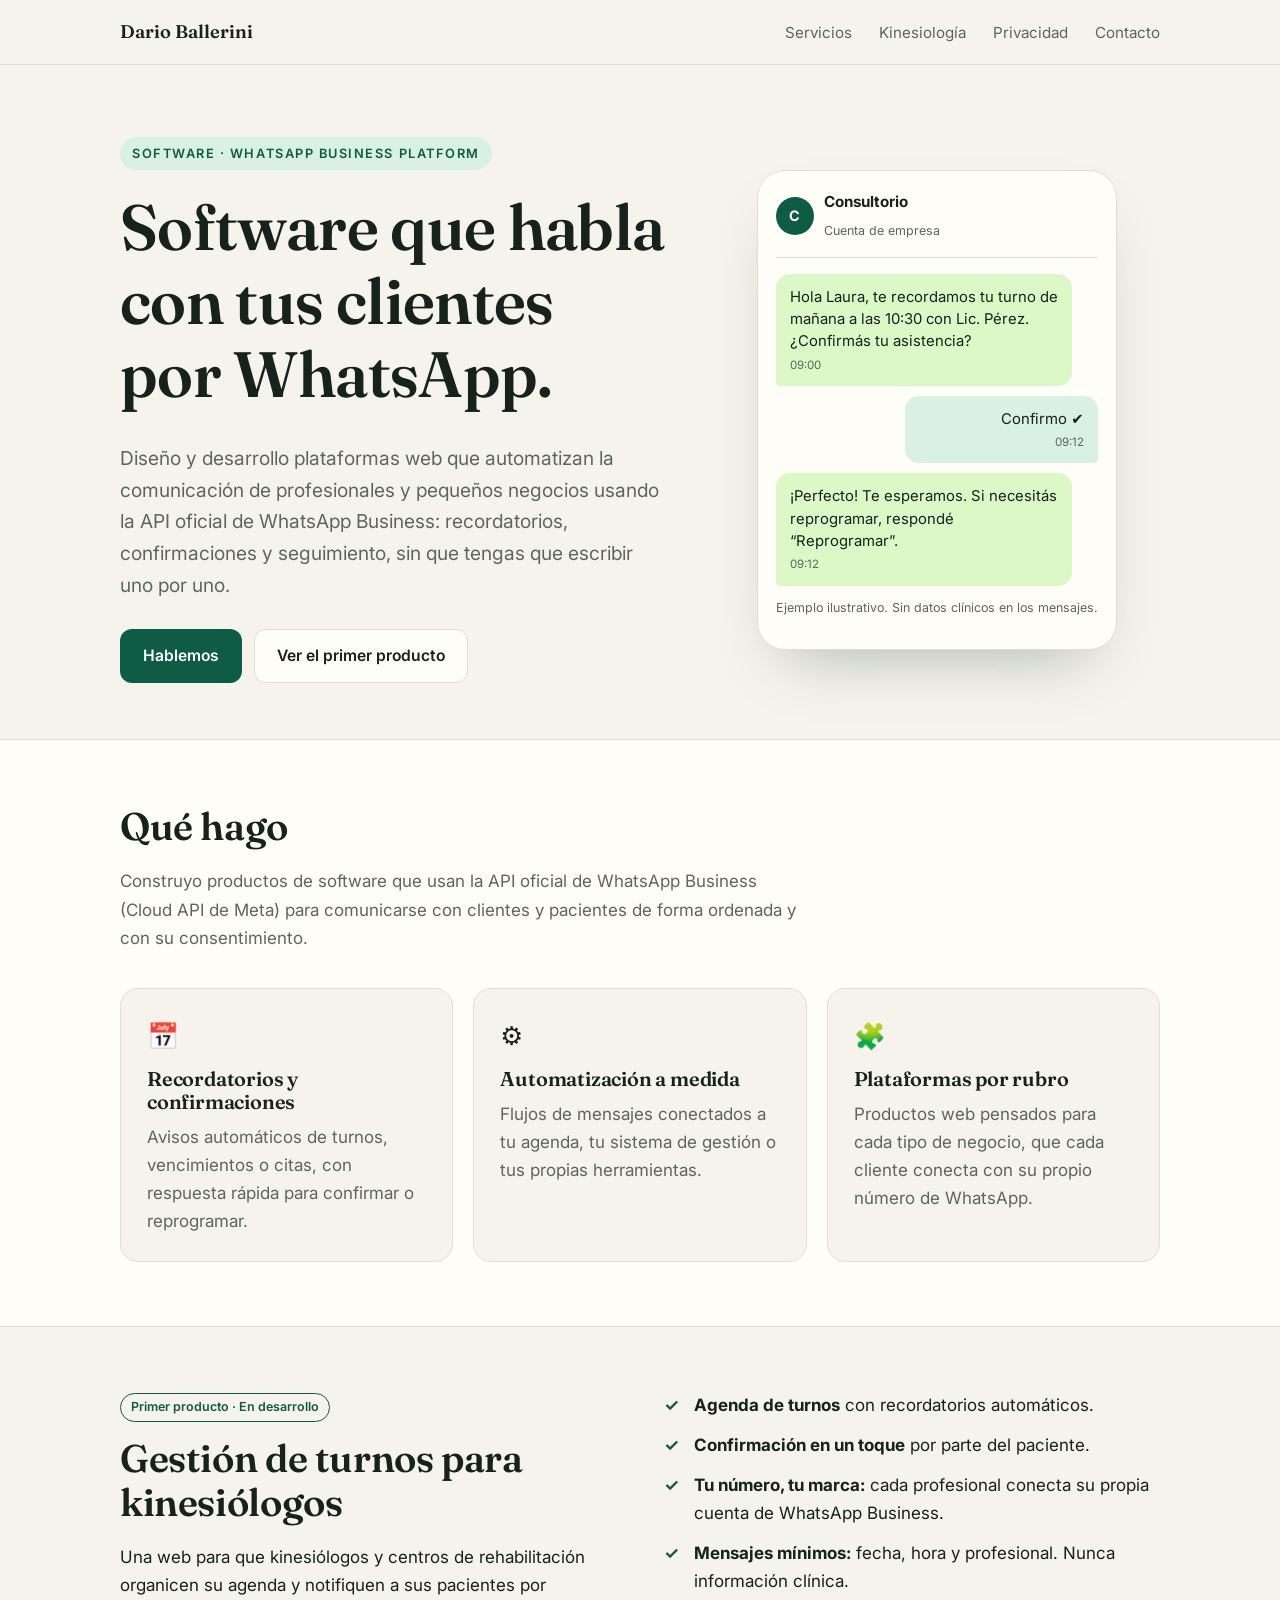
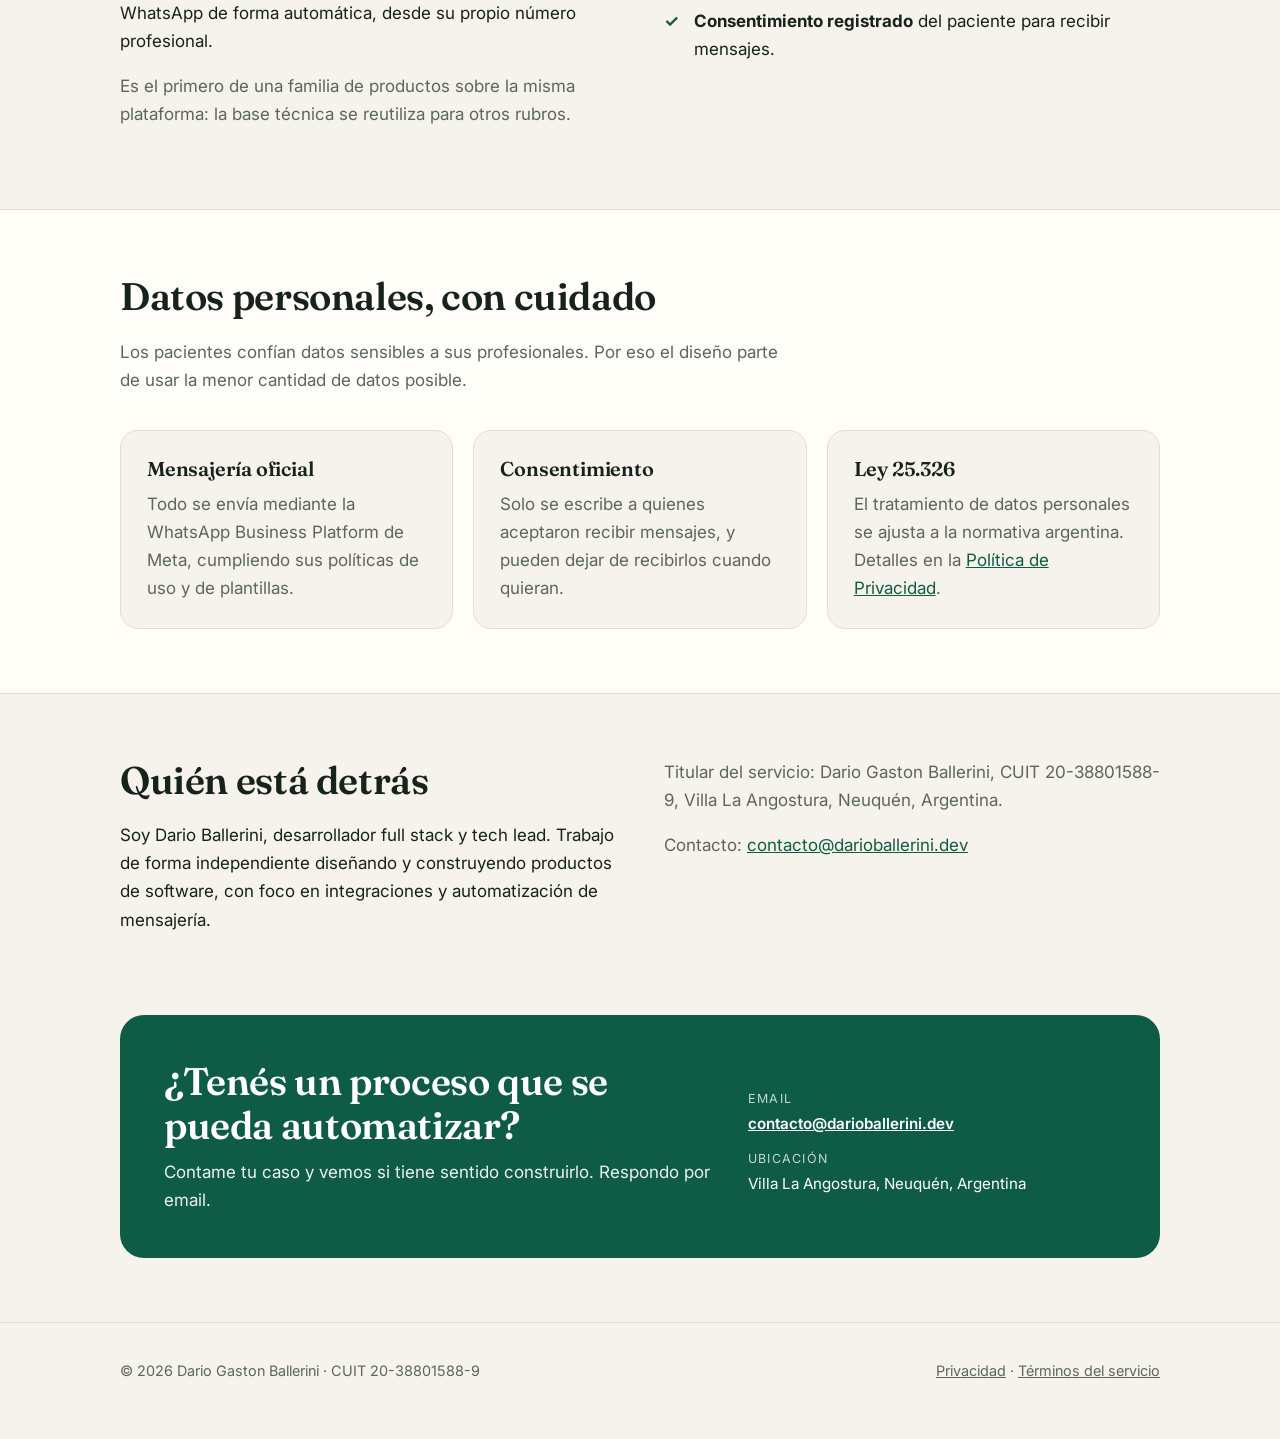
<file: index.html>
<!doctype html>
<html lang="es">
<head>
<meta charset="utf-8">
<meta name="viewport" content="width=device-width, initial-scale=1">
<title>Dario Ballerini · Software con mensajería de WhatsApp</title>
<meta name="description" content="Desarrollo de software y automatización con la API oficial de WhatsApp Business para profesionales y empresas: recordatorios, confirmaciones y atención automatizada.">
<link rel="preconnect" href="https://fonts.googleapis.com">
<link rel="preconnect" href="https://fonts.gstatic.com" crossorigin>
<link href="https://fonts.googleapis.com/css2?family=Fraunces:opsz,wght@9..144,500;9..144,600&family=Inter:wght@400;500;600&display=swap" rel="stylesheet">
<link rel="icon" href="./favicon.svg" type="image/svg+xml">
<link rel="icon" href="./favicon-32x32.png" sizes="32x32">
<link rel="apple-touch-icon" href="./apple-touch-icon.png" sizes="180x180">
<link rel="stylesheet" href="styles.css">
</head>
<body>

<header class="site">
  <div class="wrap">
    <a class="brand" href="#inicio">Dario Ballerini</a>
    <nav>
      <a class="hide-sm" href="#servicios">Servicios</a>
      <a class="hide-sm" href="#kinesiologia">Kinesiología</a>
      <a class="hide-sm" href="#privacidad">Privacidad</a>
      <a href="#contacto">Contacto</a>
    </nav>
  </div>
</header>

<main id="inicio">

  <section class="hero">
    <div class="wrap grid">
      <div>
        <span class="eyebrow">Software · WhatsApp Business Platform</span>
        <h1>Software que habla con tus clientes por WhatsApp.</h1>
        <p class="lead">Diseño y desarrollo plataformas web que automatizan la comunicación de profesionales y pequeños negocios usando la API oficial de WhatsApp Business: recordatorios, confirmaciones y seguimiento, sin que tengas que escribir uno por uno.</p>
        <div class="cta">
          <a class="btn primary" href="#contacto">Hablemos</a>
          <a class="btn ghost" href="#kinesiologia">Ver el primer producto</a>
        </div>
      </div>

      <div>
        <div class="phone" aria-label="Ejemplo de recordatorio de turno por WhatsApp">
          <div class="top">
            <div class="avatar">C</div>
            <div><b>Consultorio</b><span>Cuenta de empresa</span></div>
          </div>
          <div class="bubble">Hola Laura, te recordamos tu turno de mañana a las 10:30 con Lic. Pérez. ¿Confirmás tu asistencia?<small>09:00</small></div>
          <div class="bubble me">Confirmo ✔<small>09:12</small></div>
          <div class="bubble">¡Perfecto! Te esperamos. Si necesitás reprogramar, respondé “Reprogramar”.<small>09:12</small></div>
          <p class="note">Ejemplo ilustrativo. Sin datos clínicos en los mensajes.</p>
        </div>
      </div>
    </div>
  </section>

  <section id="servicios" class="alt">
    <div class="wrap">
      <div class="sec-head">
        <h2>Qué hago</h2>
        <p>Construyo productos de software que usan la API oficial de WhatsApp Business (Cloud API de Meta) para comunicarse con clientes y pacientes de forma ordenada y con su consentimiento.</p>
      </div>
      <div class="cards">
        <div class="card">
          <div class="ico">📅</div>
          <h3>Recordatorios y confirmaciones</h3>
          <p>Avisos automáticos de turnos, vencimientos o citas, con respuesta rápida para confirmar o reprogramar.</p>
        </div>
        <div class="card">
          <div class="ico">⚙️</div>
          <h3>Automatización a medida</h3>
          <p>Flujos de mensajes conectados a tu agenda, tu sistema de gestión o tus propias herramientas.</p>
        </div>
        <div class="card">
          <div class="ico">🧩</div>
          <h3>Plataformas por rubro</h3>
          <p>Productos web pensados para cada tipo de negocio, que cada cliente conecta con su propio número de WhatsApp.</p>
        </div>
      </div>
    </div>
  </section>

  <section id="kinesiologia">
    <div class="wrap two">
      <div>
        <span class="tag">Primer producto · En desarrollo</span>
        <h2>Gestión de turnos para kinesiólogos</h2>
        <p>Una web para que kinesiólogos y centros de rehabilitación organicen su agenda y notifiquen a sus pacientes por WhatsApp de forma automática, desde su propio número profesional.</p>
        <p style="color:var(--muted)">Es el primero de una familia de productos sobre la misma plataforma: la base técnica se reutiliza para otros rubros.</p>
      </div>
      <div>
        <ul class="checks">
          <li><b>Agenda de turnos</b> con recordatorios automáticos.</li>
          <li><b>Confirmación en un toque</b> por parte del paciente.</li>
          <li><b>Tu número, tu marca:</b> cada profesional conecta su propia cuenta de WhatsApp Business.</li>
          <li><b>Mensajes mínimos:</b> fecha, hora y profesional. Nunca información clínica.</li>
          <li><b>Consentimiento registrado</b> del paciente para recibir mensajes.</li>
        </ul>
      </div>
    </div>
  </section>

  <section id="privacidad" class="alt">
    <div class="wrap">
      <div class="sec-head">
        <h2>Datos personales, con cuidado</h2>
        <p>Los pacientes confían datos sensibles a sus profesionales. Por eso el diseño parte de usar la menor cantidad de datos posible.</p>
      </div>
      <div class="cards">
        <div class="card">
          <h3>Mensajería oficial</h3>
          <p>Todo se envía mediante la WhatsApp Business Platform de Meta, cumpliendo sus políticas de uso y de plantillas.</p>
        </div>
        <div class="card">
          <h3>Consentimiento</h3>
          <p>Solo se escribe a quienes aceptaron recibir mensajes, y pueden dejar de recibirlos cuando quieran.</p>
        </div>
        <div class="card">
          <h3>Ley 25.326</h3>
          <p>El tratamiento de datos personales se ajusta a la normativa argentina. Detalles en la <a href="privacidad.html">Política de Privacidad</a>.</p>
        </div>
      </div>
    </div>
  </section>

  <section id="sobre-mi">
    <div class="wrap two">
      <div>
        <h2>Quién está detrás</h2>
        <p>Soy Dario Ballerini, desarrollador full stack y tech lead. Trabajo de forma independiente diseñando y construyendo productos de software, con foco en integraciones y automatización de mensajería.</p>
      </div>
      <div>
        <p style="color:var(--muted)">Titular del servicio: Dario Gaston Ballerini, CUIT 20-38801588-9, Villa La Angostura, Neuquén, Argentina.</p>
        <p style="color:var(--muted)">Contacto: <a href="mailto:contacto@darioballerini.dev">contacto@darioballerini.dev</a></p>
      </div>
    </div>
  </section>

  <section id="contacto" style="padding-top:0">
    <div class="wrap">
      <div class="contact-box">
        <div>
          <h2>¿Tenés un proceso que se pueda automatizar?</h2>
          <p>Contame tu caso y vemos si tiene sentido construirlo. Respondo por email.</p>
        </div>
        <dl>
          <dt>Email</dt>
          <dd><a href="mailto:contacto@darioballerini.dev">contacto@darioballerini.dev</a></dd>
          <dt>Ubicación</dt>
          <dd>Villa La Angostura, Neuquén, Argentina</dd>
        </dl>
      </div>
    </div>
  </section>

</main>

<footer class="site">
  <div class="wrap">
    <span>© <span id="y">2026</span> Dario Gaston Ballerini · CUIT 20-38801588-9</span>
    <span><a href="privacidad.html">Privacidad</a> · <a href="terminos.html">Términos del servicio</a></span>
  </div>
</footer>

<script>document.getElementById('y').textContent=new Date().getFullYear();</script>
</body>
</html>
</file>
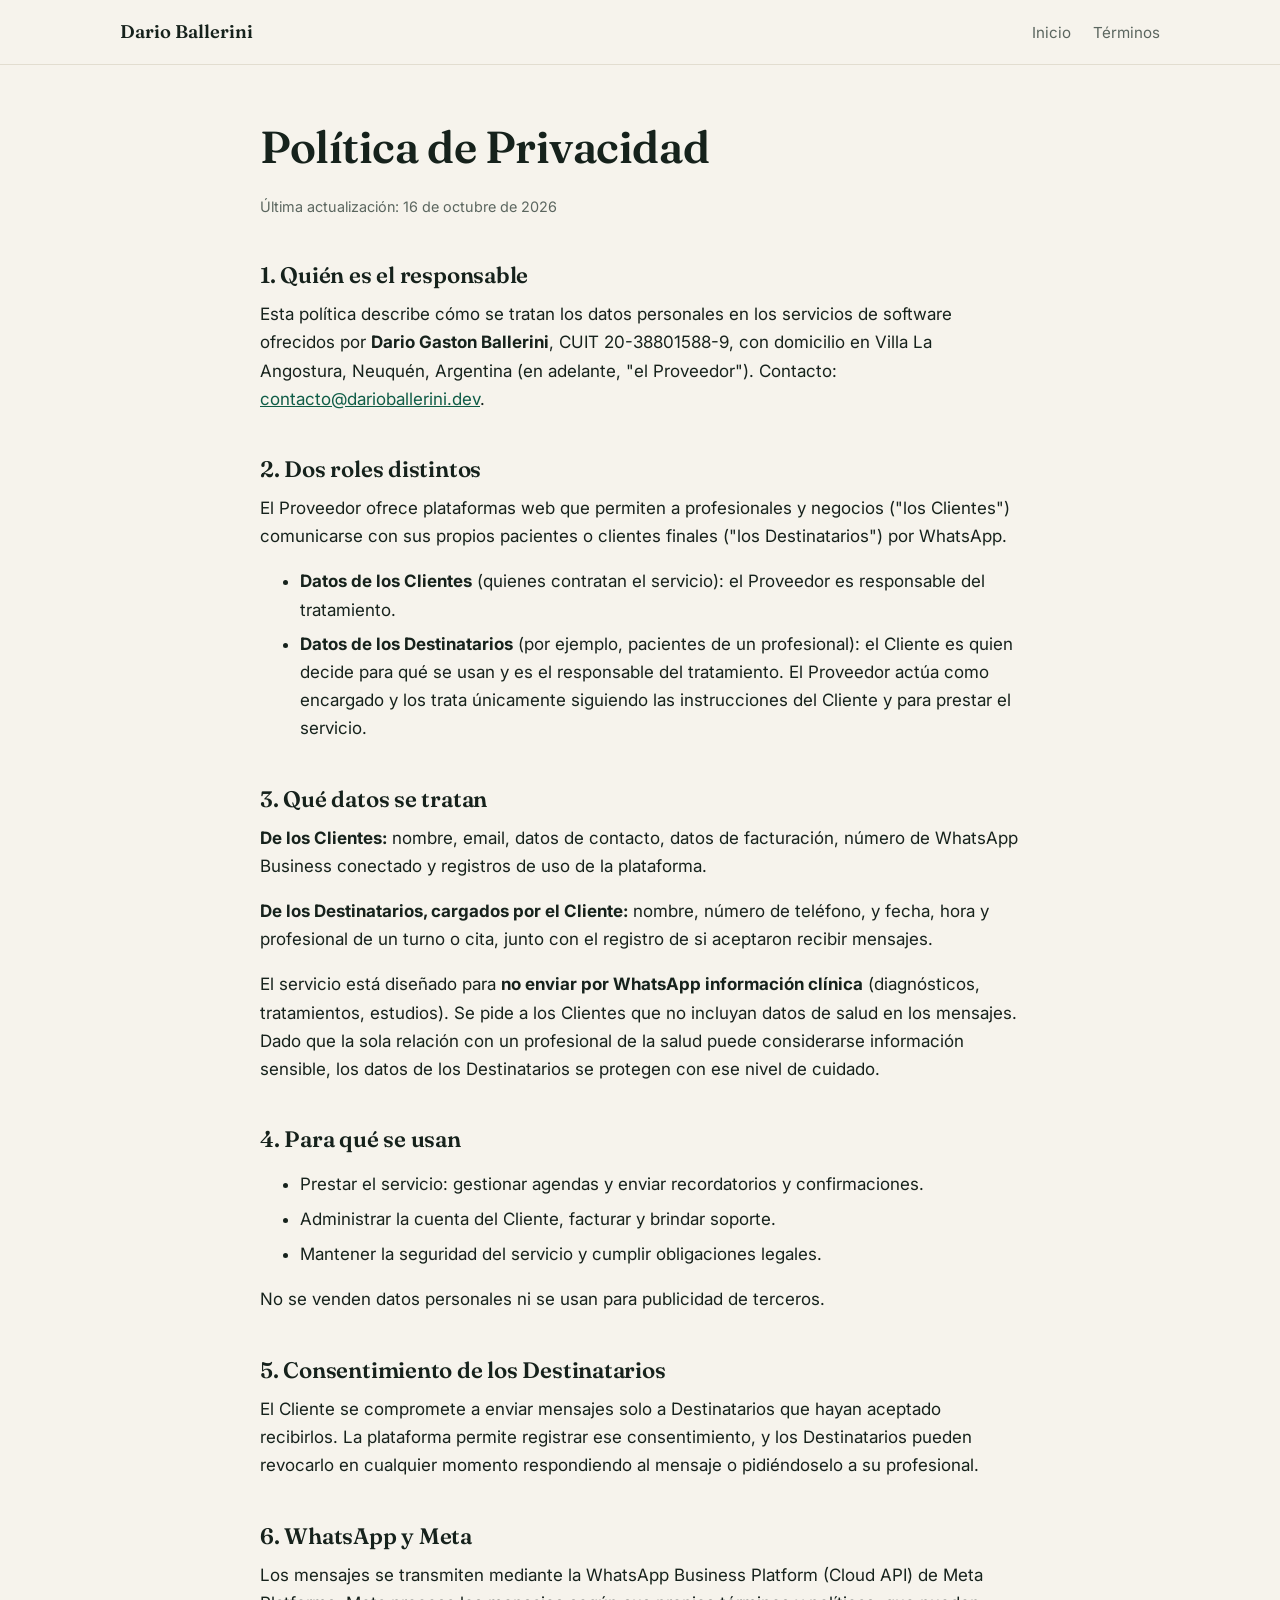
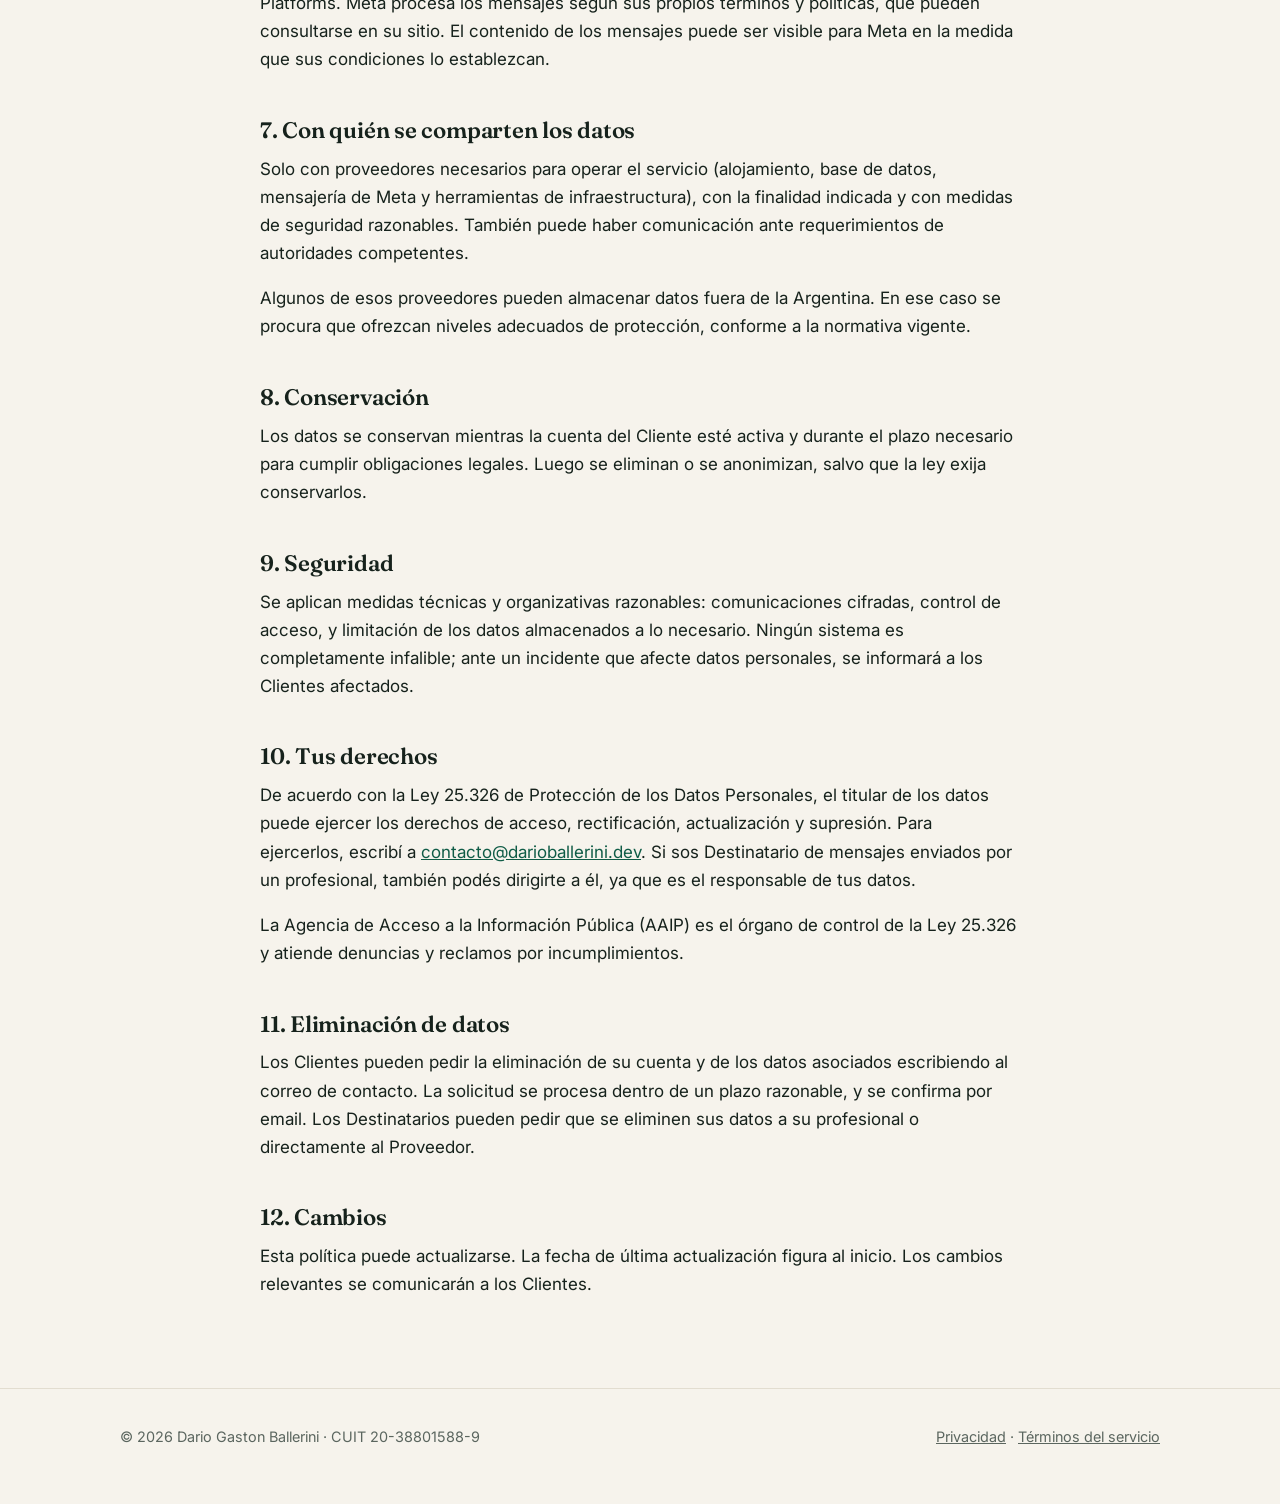
<file: privacidad.html>
<!doctype html>
<html lang="es">
<head>
<meta charset="utf-8">
<meta name="viewport" content="width=device-width, initial-scale=1">
<title>Política de Privacidad · Dario Ballerini</title>
<meta name="description" content="Cómo se tratan los datos personales en los servicios de software con mensajería de WhatsApp de Dario Ballerini.">
<link rel="preconnect" href="https://fonts.googleapis.com">
<link rel="preconnect" href="https://fonts.gstatic.com" crossorigin>
<link href="https://fonts.googleapis.com/css2?family=Fraunces:opsz,wght@9..144,500;9..144,600&family=Inter:wght@400;500;600&display=swap" rel="stylesheet">
<link rel="icon" href="./favicon.svg" type="image/svg+xml">
<link rel="icon" href="./favicon-32x32.png" sizes="32x32">
<link rel="apple-touch-icon" href="./apple-touch-icon.png" sizes="180x180">
<link rel="stylesheet" href="styles.css">
</head>
<body>
<header class="site"><div class="wrap"><a class="brand" href="index.html">Dario Ballerini</a><nav><a href="index.html">Inicio</a><a href="terminos.html">Términos</a></nav></div></header>

<main class="wrap legal">
<h1>Política de Privacidad</h1>
<p class="meta">Última actualización: 16 de octubre de 2026</p>

<h2>1. Quién es el responsable</h2>
<p>Esta política describe cómo se tratan los datos personales en los servicios de software ofrecidos por <b>Dario Gaston Ballerini</b>, CUIT 20-38801588-9, con domicilio en Villa La Angostura, Neuquén, Argentina (en adelante, "el Proveedor"). Contacto: <a href="mailto:contacto@darioballerini.dev">contacto@darioballerini.dev</a>.</p>

<h2>2. Dos roles distintos</h2>
<p>El Proveedor ofrece plataformas web que permiten a profesionales y negocios ("los Clientes") comunicarse con sus propios pacientes o clientes finales ("los Destinatarios") por WhatsApp.</p>
<ul>
  <li><b>Datos de los Clientes</b> (quienes contratan el servicio): el Proveedor es responsable del tratamiento.</li>
  <li><b>Datos de los Destinatarios</b> (por ejemplo, pacientes de un profesional): el Cliente es quien decide para qué se usan y es el responsable del tratamiento. El Proveedor actúa como encargado y los trata únicamente siguiendo las instrucciones del Cliente y para prestar el servicio.</li>
</ul>

<h2>3. Qué datos se tratan</h2>
<p><b>De los Clientes:</b> nombre, email, datos de contacto, datos de facturación, número de WhatsApp Business conectado y registros de uso de la plataforma.</p>
<p><b>De los Destinatarios, cargados por el Cliente:</b> nombre, número de teléfono, y fecha, hora y profesional de un turno o cita, junto con el registro de si aceptaron recibir mensajes.</p>
<p>El servicio está diseñado para <b>no enviar por WhatsApp información clínica</b> (diagnósticos, tratamientos, estudios). Se pide a los Clientes que no incluyan datos de salud en los mensajes. Dado que la sola relación con un profesional de la salud puede considerarse información sensible, los datos de los Destinatarios se protegen con ese nivel de cuidado.</p>

<h2>4. Para qué se usan</h2>
<ul>
  <li>Prestar el servicio: gestionar agendas y enviar recordatorios y confirmaciones.</li>
  <li>Administrar la cuenta del Cliente, facturar y brindar soporte.</li>
  <li>Mantener la seguridad del servicio y cumplir obligaciones legales.</li>
</ul>
<p>No se venden datos personales ni se usan para publicidad de terceros.</p>

<h2>5. Consentimiento de los Destinatarios</h2>
<p>El Cliente se compromete a enviar mensajes solo a Destinatarios que hayan aceptado recibirlos. La plataforma permite registrar ese consentimiento, y los Destinatarios pueden revocarlo en cualquier momento respondiendo al mensaje o pidiéndoselo a su profesional.</p>

<h2>6. WhatsApp y Meta</h2>
<p>Los mensajes se transmiten mediante la WhatsApp Business Platform (Cloud API) de Meta Platforms. Meta procesa los mensajes según sus propios términos y políticas, que pueden consultarse en su sitio. El contenido de los mensajes puede ser visible para Meta en la medida que sus condiciones lo establezcan.</p>

<h2>7. Con quién se comparten los datos</h2>
<p>Solo con proveedores necesarios para operar el servicio (alojamiento, base de datos, mensajería de Meta y herramientas de infraestructura), con la finalidad indicada y con medidas de seguridad razonables. También puede haber comunicación ante requerimientos de autoridades competentes.</p>
<p>Algunos de esos proveedores pueden almacenar datos fuera de la Argentina. En ese caso se procura que ofrezcan niveles adecuados de protección, conforme a la normativa vigente.</p>

<h2>8. Conservación</h2>
<p>Los datos se conservan mientras la cuenta del Cliente esté activa y durante el plazo necesario para cumplir obligaciones legales. Luego se eliminan o se anonimizan, salvo que la ley exija conservarlos.</p>

<h2>9. Seguridad</h2>
<p>Se aplican medidas técnicas y organizativas razonables: comunicaciones cifradas, control de acceso, y limitación de los datos almacenados a lo necesario. Ningún sistema es completamente infalible; ante un incidente que afecte datos personales, se informará a los Clientes afectados.</p>

<h2>10. Tus derechos</h2>
<p>De acuerdo con la Ley 25.326 de Protección de los Datos Personales, el titular de los datos puede ejercer los derechos de acceso, rectificación, actualización y supresión. Para ejercerlos, escribí a <a href="mailto:contacto@darioballerini.dev">contacto@darioballerini.dev</a>. Si sos Destinatario de mensajes enviados por un profesional, también podés dirigirte a él, ya que es el responsable de tus datos.</p>
<p>La Agencia de Acceso a la Información Pública (AAIP) es el órgano de control de la Ley 25.326 y atiende denuncias y reclamos por incumplimientos.</p>

<h2>11. Eliminación de datos</h2>
<p>Los Clientes pueden pedir la eliminación de su cuenta y de los datos asociados escribiendo al correo de contacto. La solicitud se procesa dentro de un plazo razonable, y se confirma por email. Los Destinatarios pueden pedir que se eliminen sus datos a su profesional o directamente al Proveedor.</p>

<h2>12. Cambios</h2>
<p>Esta política puede actualizarse. La fecha de última actualización figura al inicio. Los cambios relevantes se comunicarán a los Clientes.</p>
</main>

<footer class="site"><div class="wrap"><span>© <span id="y">2026</span> Dario Gaston Ballerini · CUIT 20-38801588-9</span><span><a href="privacidad.html">Privacidad</a> · <a href="terminos.html">Términos del servicio</a></span></div></footer>
<script>document.getElementById('y').textContent=new Date().getFullYear();</script>
</body>
</html>
</file>
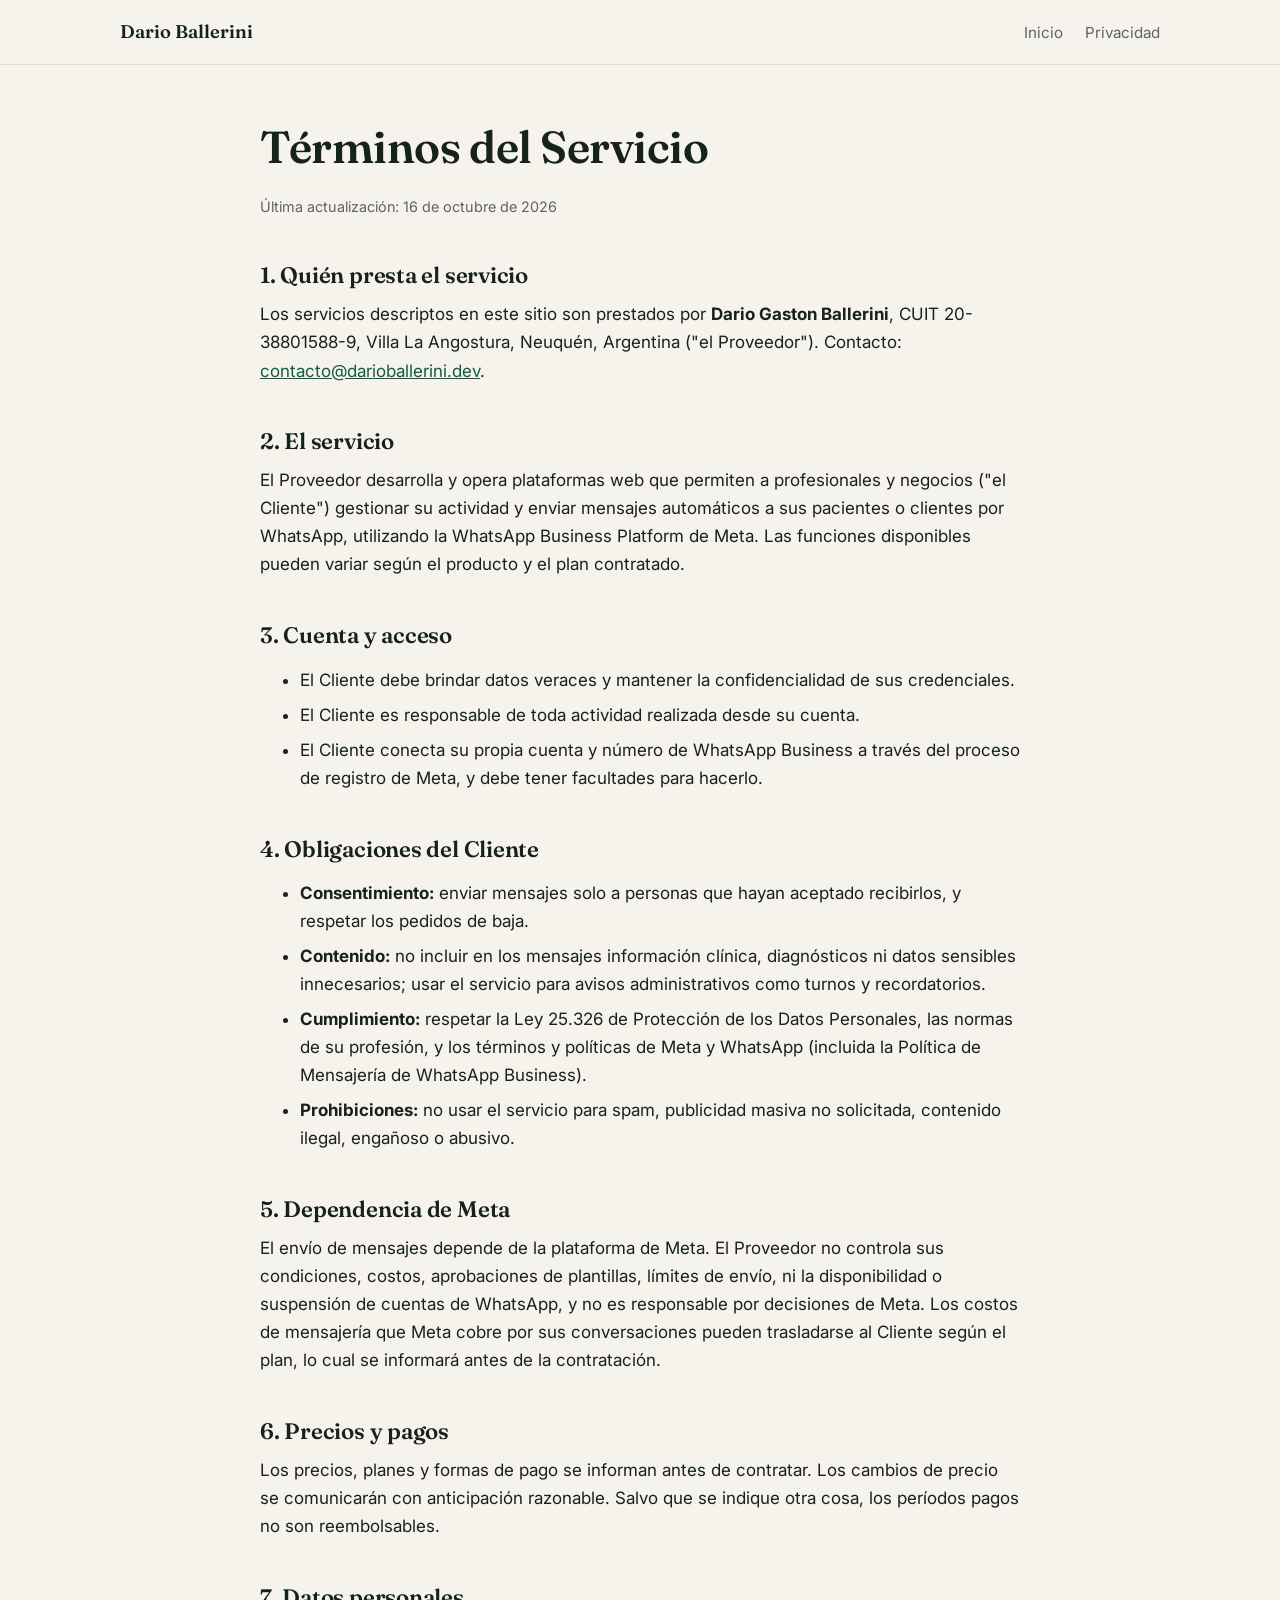
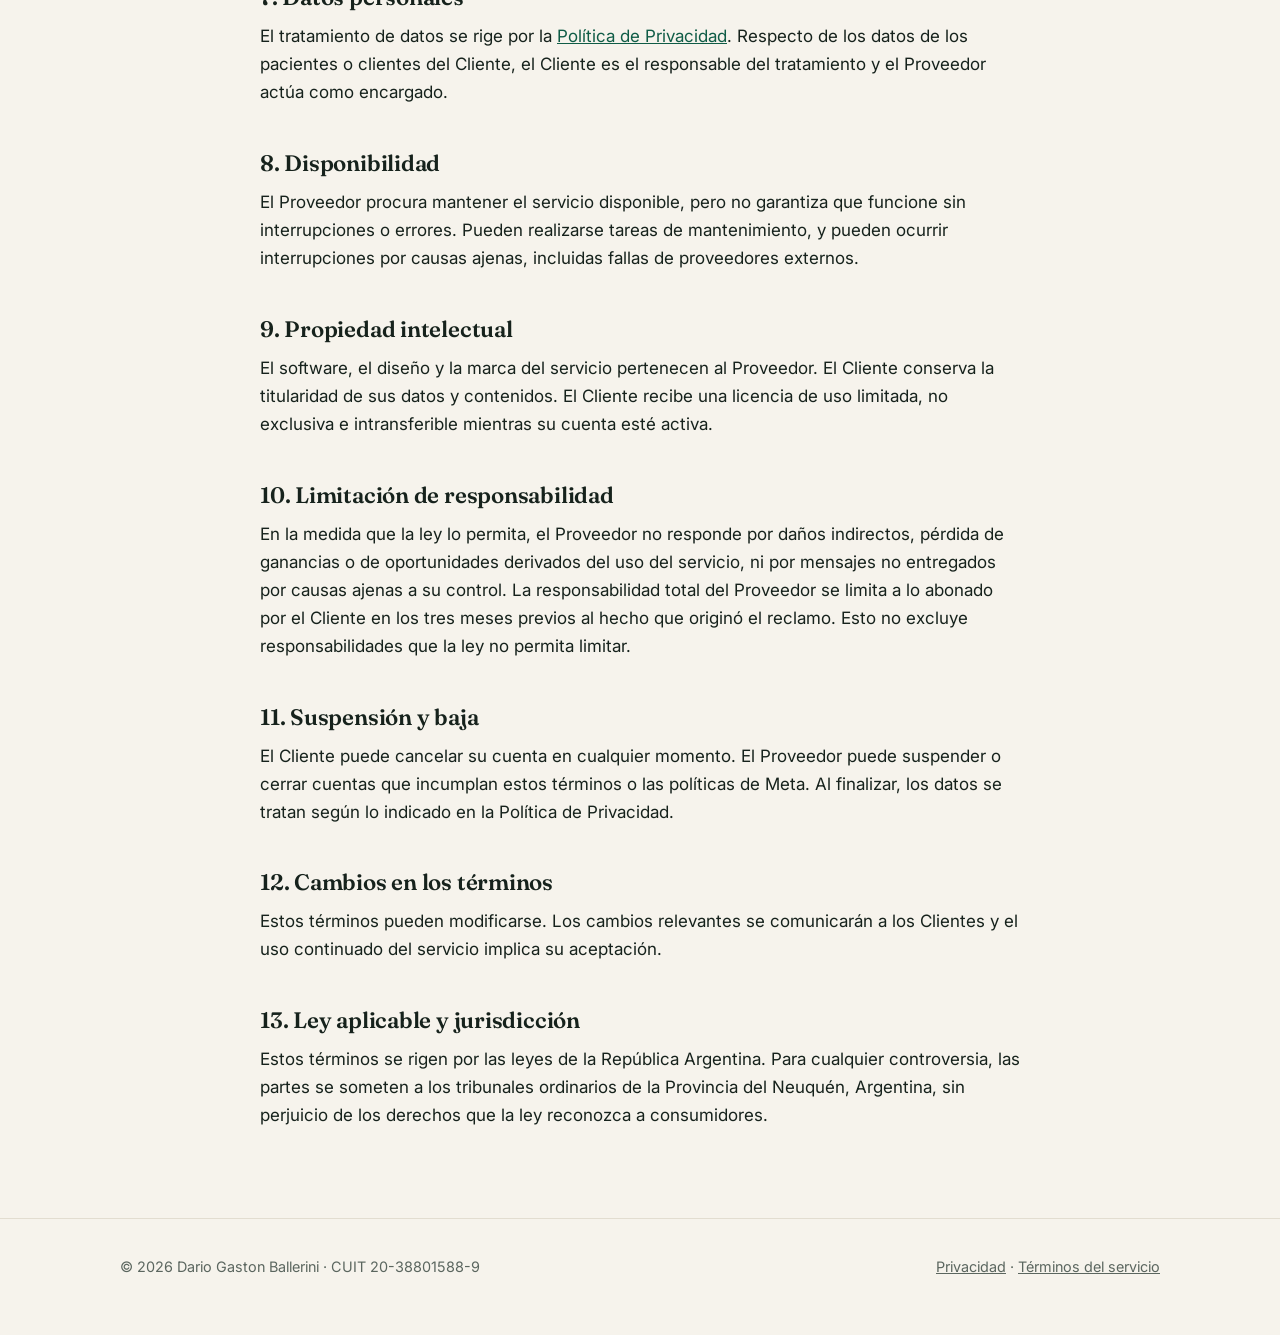
<file: terminos.html>
<!doctype html>
<html lang="es">
<head>
<meta charset="utf-8">
<meta name="viewport" content="width=device-width, initial-scale=1">
<title>Términos del Servicio · Dario Ballerini</title>
<meta name="description" content="Condiciones de uso de los servicios de software con mensajería de WhatsApp de Dario Ballerini.">
<link rel="preconnect" href="https://fonts.googleapis.com">
<link rel="preconnect" href="https://fonts.gstatic.com" crossorigin>
<link href="https://fonts.googleapis.com/css2?family=Fraunces:opsz,wght@9..144,500;9..144,600&family=Inter:wght@400;500;600&display=swap" rel="stylesheet">
<link rel="icon" href="./favicon.svg" type="image/svg+xml">
<link rel="icon" href="./favicon-32x32.png" sizes="32x32">
<link rel="apple-touch-icon" href="./apple-touch-icon.png" sizes="180x180">
<link rel="stylesheet" href="styles.css">
</head>
<body>
<header class="site"><div class="wrap"><a class="brand" href="index.html">Dario Ballerini</a><nav><a href="index.html">Inicio</a><a href="privacidad.html">Privacidad</a></nav></div></header>

<main class="wrap legal">
<h1>Términos del Servicio</h1>
<p class="meta">Última actualización: 16 de octubre de 2026</p>

<h2>1. Quién presta el servicio</h2>
<p>Los servicios descriptos en este sitio son prestados por <b>Dario Gaston Ballerini</b>, CUIT 20-38801588-9, Villa La Angostura, Neuquén, Argentina ("el Proveedor"). Contacto: <a href="mailto:contacto@darioballerini.dev">contacto@darioballerini.dev</a>.</p>

<h2>2. El servicio</h2>
<p>El Proveedor desarrolla y opera plataformas web que permiten a profesionales y negocios ("el Cliente") gestionar su actividad y enviar mensajes automáticos a sus pacientes o clientes por WhatsApp, utilizando la WhatsApp Business Platform de Meta. Las funciones disponibles pueden variar según el producto y el plan contratado.</p>

<h2>3. Cuenta y acceso</h2>
<ul>
  <li>El Cliente debe brindar datos veraces y mantener la confidencialidad de sus credenciales.</li>
  <li>El Cliente es responsable de toda actividad realizada desde su cuenta.</li>
  <li>El Cliente conecta su propia cuenta y número de WhatsApp Business a través del proceso de registro de Meta, y debe tener facultades para hacerlo.</li>
</ul>

<h2>4. Obligaciones del Cliente</h2>
<ul>
  <li><b>Consentimiento:</b> enviar mensajes solo a personas que hayan aceptado recibirlos, y respetar los pedidos de baja.</li>
  <li><b>Contenido:</b> no incluir en los mensajes información clínica, diagnósticos ni datos sensibles innecesarios; usar el servicio para avisos administrativos como turnos y recordatorios.</li>
  <li><b>Cumplimiento:</b> respetar la Ley 25.326 de Protección de los Datos Personales, las normas de su profesión, y los términos y políticas de Meta y WhatsApp (incluida la Política de Mensajería de WhatsApp Business).</li>
  <li><b>Prohibiciones:</b> no usar el servicio para spam, publicidad masiva no solicitada, contenido ilegal, engañoso o abusivo.</li>
</ul>

<h2>5. Dependencia de Meta</h2>
<p>El envío de mensajes depende de la plataforma de Meta. El Proveedor no controla sus condiciones, costos, aprobaciones de plantillas, límites de envío, ni la disponibilidad o suspensión de cuentas de WhatsApp, y no es responsable por decisiones de Meta. Los costos de mensajería que Meta cobre por sus conversaciones pueden trasladarse al Cliente según el plan, lo cual se informará antes de la contratación.</p>

<h2>6. Precios y pagos</h2>
<p>Los precios, planes y formas de pago se informan antes de contratar. Los cambios de precio se comunicarán con anticipación razonable. Salvo que se indique otra cosa, los períodos pagos no son reembolsables.</p>

<h2>7. Datos personales</h2>
<p>El tratamiento de datos se rige por la <a href="privacidad.html">Política de Privacidad</a>. Respecto de los datos de los pacientes o clientes del Cliente, el Cliente es el responsable del tratamiento y el Proveedor actúa como encargado.</p>

<h2>8. Disponibilidad</h2>
<p>El Proveedor procura mantener el servicio disponible, pero no garantiza que funcione sin interrupciones o errores. Pueden realizarse tareas de mantenimiento, y pueden ocurrir interrupciones por causas ajenas, incluidas fallas de proveedores externos.</p>

<h2>9. Propiedad intelectual</h2>
<p>El software, el diseño y la marca del servicio pertenecen al Proveedor. El Cliente conserva la titularidad de sus datos y contenidos. El Cliente recibe una licencia de uso limitada, no exclusiva e intransferible mientras su cuenta esté activa.</p>

<h2>10. Limitación de responsabilidad</h2>
<p>En la medida que la ley lo permita, el Proveedor no responde por daños indirectos, pérdida de ganancias o de oportunidades derivados del uso del servicio, ni por mensajes no entregados por causas ajenas a su control. La responsabilidad total del Proveedor se limita a lo abonado por el Cliente en los tres meses previos al hecho que originó el reclamo. Esto no excluye responsabilidades que la ley no permita limitar.</p>

<h2>11. Suspensión y baja</h2>
<p>El Cliente puede cancelar su cuenta en cualquier momento. El Proveedor puede suspender o cerrar cuentas que incumplan estos términos o las políticas de Meta. Al finalizar, los datos se tratan según lo indicado en la Política de Privacidad.</p>

<h2>12. Cambios en los términos</h2>
<p>Estos términos pueden modificarse. Los cambios relevantes se comunicarán a los Clientes y el uso continuado del servicio implica su aceptación.</p>

<h2>13. Ley aplicable y jurisdicción</h2>
<p>Estos términos se rigen por las leyes de la República Argentina. Para cualquier controversia, las partes se someten a los tribunales ordinarios de la Provincia del Neuquén, Argentina, sin perjuicio de los derechos que la ley reconozca a consumidores.</p>
</main>

<footer class="site"><div class="wrap"><span>© <span id="y">2026</span> Dario Gaston Ballerini · CUIT 20-38801588-9</span><span><a href="privacidad.html">Privacidad</a> · <a href="terminos.html">Términos del servicio</a></span></div></footer>
<script>document.getElementById('y').textContent=new Date().getFullYear();</script>
</body>
</html>
</file>
<file: styles.css>
:root{
  --bg:#f6f3ec;
  --surface:#fffdf8;
  --ink:#16221c;
  --muted:#5b665f;
  --line:#e2ddd0;
  --accent:#0f5c46;
  --accent-2:#d9f0e4;
  --wa:#dcf8c6;
  --radius:18px;
  --maxw:1080px;
}
@media (prefers-color-scheme: dark){
  :root{
    --bg:#0f1512;
    --surface:#16201b;
    --ink:#eef2ee;
    --muted:#a3b0a8;
    --line:#26332c;
    --accent:#5fd3a4;
    --accent-2:#173a2d;
    --wa:#1f3d2b;
  }
}
*{box-sizing:border-box}
html{scroll-behavior:smooth}
body{
  margin:0;background:var(--bg);color:var(--ink);
  font-family:'Inter',system-ui,-apple-system,Segoe UI,Roboto,sans-serif;
  line-height:1.65;font-size:17px;-webkit-font-smoothing:antialiased;
}
h1,h2,h3{font-family:'Fraunces',Georgia,serif;font-weight:600;line-height:1.15;letter-spacing:-0.01em;margin:0 0 .5em}
h1{font-size:clamp(2.4rem,6vw,4rem)}
h2{font-size:clamp(1.7rem,3.6vw,2.4rem)}
h3{font-size:1.25rem}
p{margin:0 0 1em}
a{color:var(--accent)}
.wrap{max-width:var(--maxw);margin:0 auto;padding:0 20px}

/* header */
header.site{position:sticky;top:0;z-index:10;background:color-mix(in srgb,var(--bg) 88%,transparent);backdrop-filter:blur(10px);border-bottom:1px solid var(--line)}
header.site .wrap{display:flex;align-items:center;justify-content:space-between;height:64px}
.brand{font-family:'Fraunces',Georgia,serif;font-weight:600;font-size:1.15rem;color:var(--ink);text-decoration:none}
nav a{color:var(--muted);text-decoration:none;margin-left:22px;font-size:.95rem}
nav a:hover{color:var(--ink)}
@media(max-width:640px){nav a.hide-sm{display:none}}

/* hero */
.hero{padding:72px 0 56px}
.hero .grid{display:grid;grid-template-columns:1.1fr .9fr;gap:48px;align-items:center}
@media(max-width:860px){.hero .grid{grid-template-columns:1fr}}
.eyebrow{display:inline-block;font-size:.8rem;text-transform:uppercase;letter-spacing:.12em;color:var(--accent);background:var(--accent-2);padding:6px 12px;border-radius:999px;margin-bottom:20px;font-weight:600}
.lead{font-size:1.2rem;color:var(--muted);max-width:34em}
.cta{display:flex;gap:12px;flex-wrap:wrap;margin-top:28px}
.btn{display:inline-block;padding:13px 22px;border-radius:12px;text-decoration:none;font-weight:600;font-size:.98rem;border:1px solid transparent}
.btn.primary{background:var(--accent);color:#fff}
@media (prefers-color-scheme: dark){.btn.primary{color:#06231a}}
.btn.ghost{border-color:var(--line);color:var(--ink);background:var(--surface)}
.btn:hover{filter:brightness(1.06)}

/* phone mock */
.phone{background:var(--surface);border:1px solid var(--line);border-radius:28px;padding:18px;max-width:360px;margin:0 auto;box-shadow:0 30px 60px -30px rgba(15,60,45,.35)}
.phone .top{display:flex;align-items:center;gap:10px;padding-bottom:14px;border-bottom:1px solid var(--line);margin-bottom:16px}
.avatar{width:38px;height:38px;border-radius:50%;background:var(--accent);color:#fff;display:grid;place-items:center;font-weight:700;font-size:.9rem}
.phone .top b{display:block;font-size:.95rem}
.phone .top span{font-size:.78rem;color:var(--muted)}
.bubble{background:var(--wa);border-radius:14px 14px 14px 4px;padding:12px 14px;font-size:.93rem;line-height:1.5;margin-bottom:10px;max-width:92%}
.bubble.me{background:var(--accent-2);border-radius:14px 14px 4px 14px;margin-left:auto;text-align:right;max-width:60%}
.bubble small{display:block;color:var(--muted);font-size:.72rem;margin-top:4px}
.note{font-size:.78rem;color:var(--muted);text-align:center;margin-top:12px}

/* sections */
section{padding:64px 0}
section.alt{background:var(--surface);border-top:1px solid var(--line);border-bottom:1px solid var(--line)}
.sec-head{max-width:40em;margin-bottom:36px}
.sec-head p{color:var(--muted)}
.cards{display:grid;grid-template-columns:repeat(3,1fr);gap:20px}
@media(max-width:860px){.cards{grid-template-columns:1fr}}
.card{background:var(--surface);border:1px solid var(--line);border-radius:var(--radius);padding:26px}
section.alt .card{background:var(--bg)}
.card .ico{font-size:1.6rem;margin-bottom:10px}
.card p{color:var(--muted);margin:0}
.two{display:grid;grid-template-columns:1fr 1fr;gap:48px;align-items:start}
@media(max-width:860px){.two{grid-template-columns:1fr;gap:28px}}
ul.checks{list-style:none;padding:0;margin:0}
ul.checks li{padding-left:30px;position:relative;margin-bottom:12px}
ul.checks li::before{content:"✓";position:absolute;left:0;top:0;color:var(--accent);font-weight:700}
.tag{display:inline-block;font-size:.78rem;color:var(--accent);border:1px solid var(--accent);padding:3px 10px;border-radius:999px;margin-bottom:14px;font-weight:600}

/* contact */
.contact-box{background:var(--accent);color:#fff;border-radius:24px;padding:44px;display:grid;grid-template-columns:1.2fr .8fr;gap:32px;align-items:center}
@media (prefers-color-scheme: dark){.contact-box{color:#06231a}}
@media(max-width:860px){.contact-box{grid-template-columns:1fr;padding:30px}}
.contact-box h2{margin-bottom:.3em}
.contact-box p{opacity:.92;margin:0}
.contact-box a{color:inherit;font-weight:600}
.contact-box dl{margin:0;font-size:.95rem}
.contact-box dt{opacity:.75;font-size:.78rem;text-transform:uppercase;letter-spacing:.1em;margin-top:12px}
.contact-box dd{margin:2px 0 0}

/* footer */
footer.site{padding:36px 0 56px;color:var(--muted);font-size:.9rem;border-top:1px solid var(--line)}
footer.site .wrap{display:flex;flex-wrap:wrap;gap:12px 28px;justify-content:space-between}
footer.site a{color:var(--muted)}

/* legal pages */
.legal{padding:56px 0 72px;max-width:760px}
.legal h1{font-size:clamp(2rem,5vw,2.8rem)}
.legal h2{font-size:1.4rem;margin-top:2em}
.legal p,.legal li{color:var(--ink)}
.legal li{margin-bottom:.4em}
.legal .meta{color:var(--muted);font-size:.9rem}
</file>
